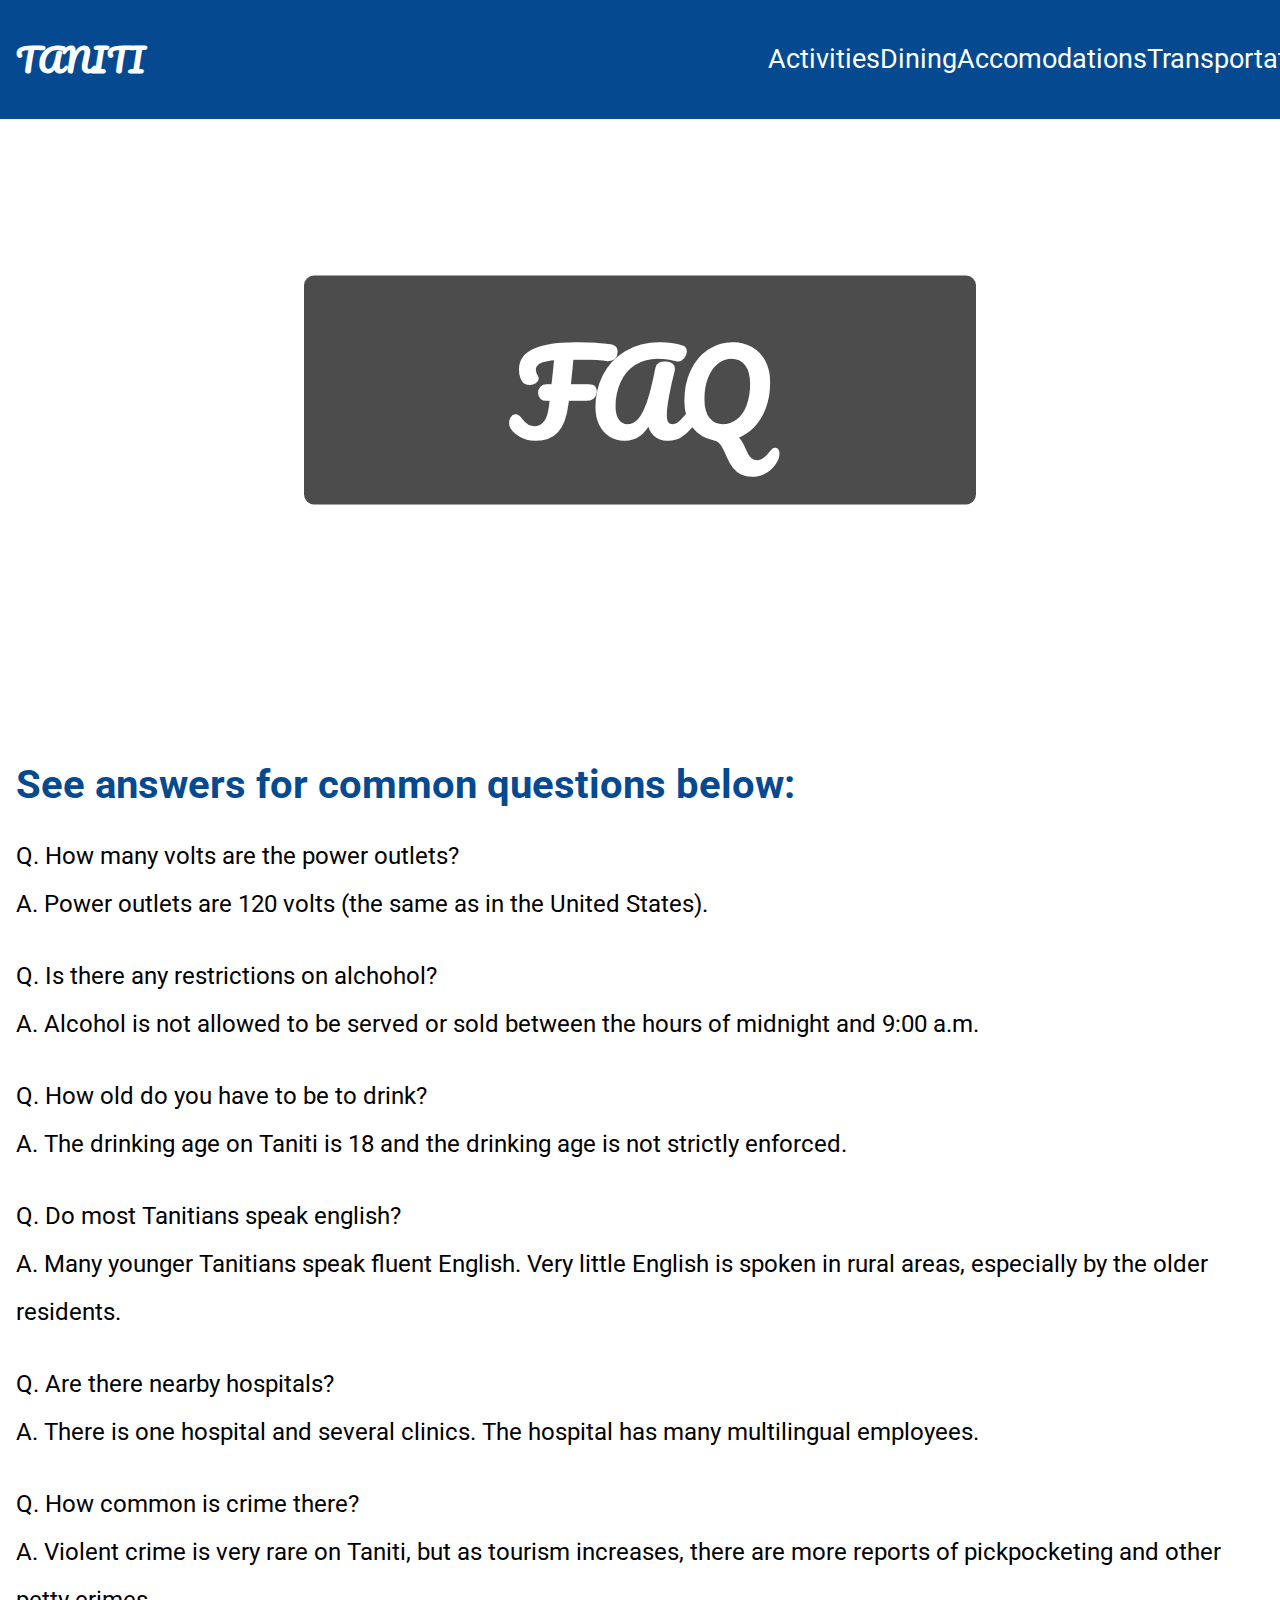
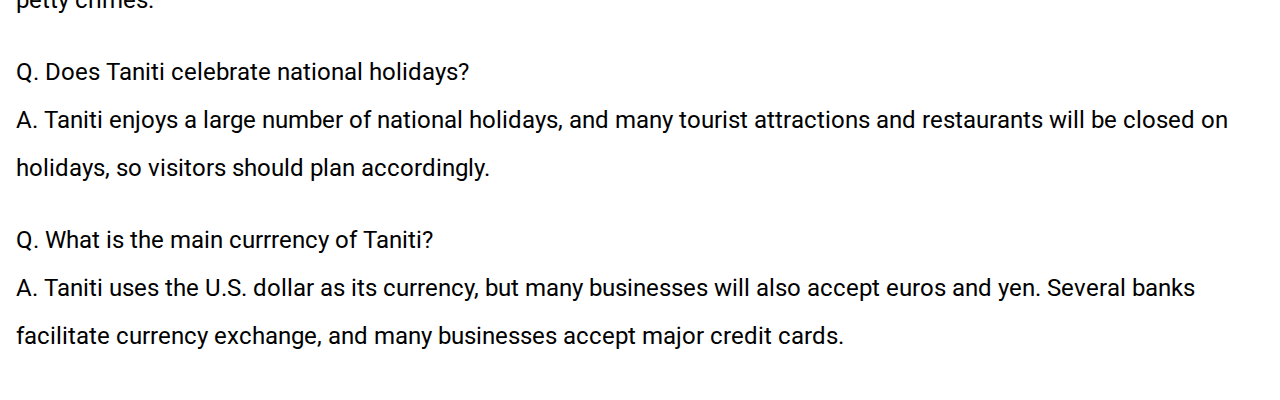
<file: faq.html>
<html lang="en">
<head>
  <meta charset="UTF-8">
  <meta name="viewport" content="width=device-width, initial-scale=1.0">
  <link rel="stylesheet" href="https://fonts.googleapis.com/css2?family=Roboto:wght@300;400;500;700&display=swap">
  <link rel="stylesheet" href="https://fonts.googleapis.com/css2?family=Pacifico&display=swap">
  <link rel="stylesheet" href="styles.css">
  <title>FAQ</title>
</head>
<body>
  <header>
    <a href="index.html"><h3 id="logo">TANITI</h3></a>
    <nav>
      <a href="activities.html">Activities</a>
      <a href="dining.html">Dining</a>
      <a href="accomodations.html">Accomodations</a>
      <a href="transportation.html">Transportation</a>
      <a href="faq.html">FAQ</a>
    </nav>
  </header>

  <div id="faq-image"></div>
  <h1 id="welcome-text"> FAQ </h1>

  <section class="taniti-details">
    <h1 id="about-header">See answers for common questions below:</h1>
   <p>Q. How many volts are the power outlets? <br>A. Power outlets are 120 volts (the same as in the United States).</p>
   <p>Q. Is there any restrictions on alchohol? <br>A. Alcohol is not allowed to be served or sold between the hours of midnight and 9:00 a.m.</p>
   <p>Q. How old do you have to be to drink? <br>A. The drinking age on Taniti is 18 and the drinking age is not strictly enforced.</p>
   <p>Q. Do most Tanitians speak english? <br>A. Many younger Tanitians speak fluent English. Very little English is spoken in rural areas, especially by the older residents.</p>
   <p>Q. Are there nearby hospitals? <br>A. There is one hospital and several clinics. The hospital has many multilingual employees.</p>
   <p>Q. How common is crime there? <br>A. Violent crime is very rare on Taniti, but as tourism increases, there are more reports of pickpocketing and other petty crimes.</p>
   <p>Q. Does Taniti celebrate national holidays? <br>A. Taniti enjoys a large number of national holidays, and many tourist attractions and restaurants will be closed on holidays, so visitors should plan accordingly.</p>
   <p>Q. What is the main currrency of Taniti? <br>A. Taniti uses the U.S. dollar as its currency, but many businesses will also accept euros and yen. Several banks facilitate currency exchange, and many businesses accept major credit cards.</p>
  </section>

</body>
</html>
</file>
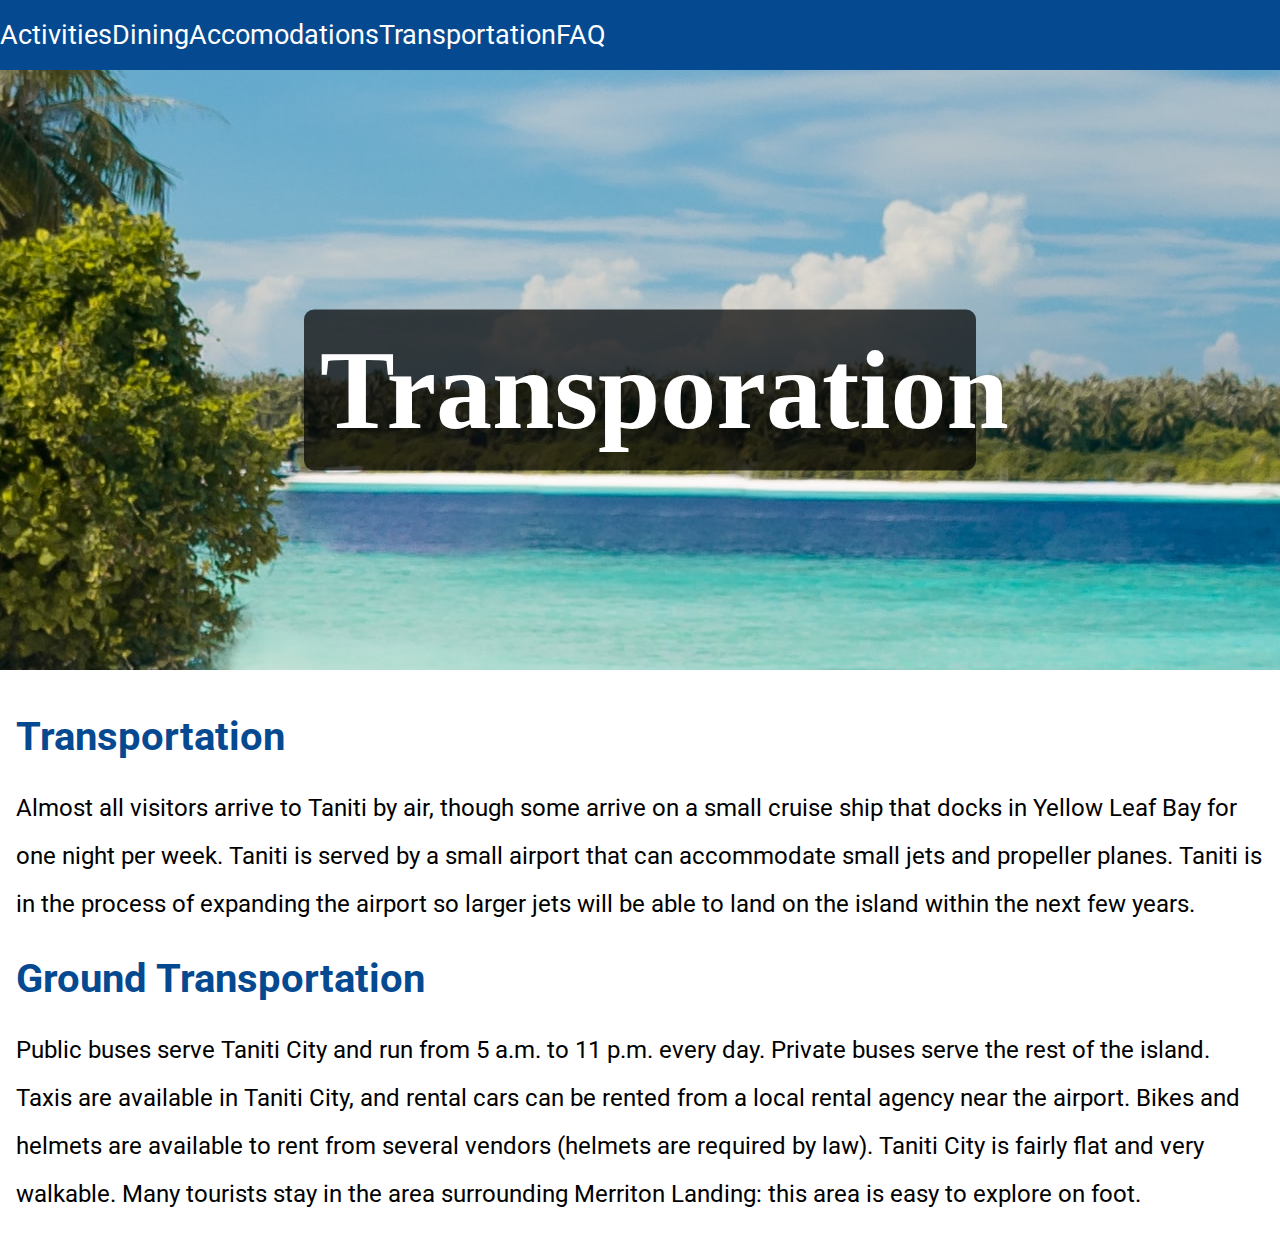
<file: transportation.html>
<html lang="en">
<head>
  <meta charset="UTF-8">
  <meta name="viewport" content="width=device-width, initial-scale=1.0">
  <link rel="stylesheet" href="https://fonts.googleapis.com/css2?family=Roboto:wght@300;400;500;700&display=swap">
  <link rel="stylesheet" href="styles.css">
  <title>Transportation</title>
</head>
<body>
  <header>
    <nav>
      <a href="activities.html">Activities</a>
      <a href="dining.html">Dining</a>
      <a href="accomodations.html">Accomodations</a>
      <a href="transportation.html">Transportation</a>
      <a href="faq.html">FAQ</a>
    </nav>
  </header>

  <div id="welcome-image"></div>
  <h1 id="welcome-text"> Transporation </h1>

  <section class="taniti-details">
    <h1>Transportation</h1>
    <p> Almost all visitors arrive to Taniti by air, though some arrive on a small cruise ship that docks in Yellow Leaf Bay for one night per week. Taniti is served by a small 
      airport that can accommodate small jets and propeller planes. Taniti is in the process of expanding the airport so larger jets will be able to land on the island within the next few years. 
    </p>

    <h1>Ground Transportation</h1>
    <p>
      Public buses serve Taniti City and run from 5 a.m. to 11 p.m. every day. Private buses serve the rest of the island. Taxis are available in Taniti City, and rental cars can be rented from a local rental agency near the airport. Bikes and helmets are available to rent from 
      several vendors (helmets are required by law). Taniti City is fairly flat and very walkable. Many tourists stay in the area surrounding Merriton Landing: this area is easy to explore on foot.
    </p>
  </section>

</body>
</html>
</file>
<file: styles.css>
body {
  font-family: 'Roboto', sans-serif;
  margin: 0 auto;
}

header {
  display: flex;
  justify-content: space-between;
  align-items: center;
  background-color: #054a91;
}

#logo {
  color:white;
  margin-left: 1rem;
  font-family: 'Pacifico', cursive;
}

nav {
  display:flex;
  height: 70px;
  width: 40%;
  justify-content: space-evenly;
  align-items: center;
}

a {
  color: white;
  font-size:1.7rem;
  text-decoration: none;
}

a:hover, #logo:hover {
  color:#ffd25a;
}

#welcome-image, #dining-image, #activities-image, 
#accomodations-image, #transportation-image, #faq-image {
  width: 100%;
  height: 600px;
  background-image: url("images/island.jpg");
  background-position: center;
  position: relative;;
}

#dining-image {
  background-image: url("https://images.unsplash.com/photo-1679310290400-53df391fae3c?ixlib=rb-4.0.3&ixid=M3wxMjA3fDB8MHxwaG90by1wYWdlfHx8fGVufDB8fHx8fA%3D%3D&auto=format&fit=crop&w=1935&q=80");
}

#activities-image {
  background-image: url("https://images.unsplash.com/photo-1474925558543-e7a5f06e733e?ixlib=rb-4.0.3&ixid=M3wxMjA3fDB8MHxwaG90by1wYWdlfHx8fGVufDB8fHx8fA%3D%3D&auto=format&fit=crop&w=2070&q=80");
  background-position: 50% 42%;
}

#accomodations-image {
  background-image: url("https://images.unsplash.com/photo-1506059612708-99d6c258160e?ixlib=rb-4.0.3&ixid=M3wxMjA3fDB8MHxwaG90by1wYWdlfHx8fGVufDB8fHx8fA%3D%3D&auto=format&fit=crop&w=2069&q=80");
  background-position: 50% 75%;
}

#transportation-image {
  background-image: url("https://plus.unsplash.com/premium_photo-1661911911426-6082a2ca3c37?ixlib=rb-4.0.3&ixid=M3wxMjA3fDB8MHxwaG90by1wYWdlfHx8fGVufDB8fHx8fA%3D%3D&auto=format&fit=crop&w=2071&q=80");
  background-position: 0% 50%;
}

#faq-image {
  background-image: url("https://images.unsplash.com/photo-1483683804023-6ccdb62f86ef?ixlib=rb-4.0.3&ixid=M3wxMjA3fDB8MHxwaG90by1wYWdlfHx8fGVufDB8fHx8fA%3D%3D&auto=format&fit=crop&w=1935&q=80");
}



#welcome-text {
  position: absolute;
  top: 35%;
  left: 50%;
  transform: translate(-50%, -50%);
  color:white;
  font-size: 7rem;
  background-color: rgba(0, 0, 0, 0.7);
  text-align: center;
  border-radius: 10px;
  width:50%;
  padding: 1rem;
  font-family: 'Pacifico', cursive;
}

h1 {
  color:#054a91;
}

#about {
  display: flex;
  flex-direction: column;
  justify-content: center;
  align-items: center;
}

h1 {
  margin-bottom: 0;
  font-size: 2.5rem;
}

#about-text {
  width: 70%;
}

p {
  line-height: 3rem;
  font-size: 1.5rem
}

.taniti-details {
  padding: 1rem;
}

.images {
  display:flex;
  justify-content: space-evenly;
}

.image {
  height: 400px;
  width: 500px;
  border-radius: 10px;
  margin-bottom: 2rem;
}
</file>
